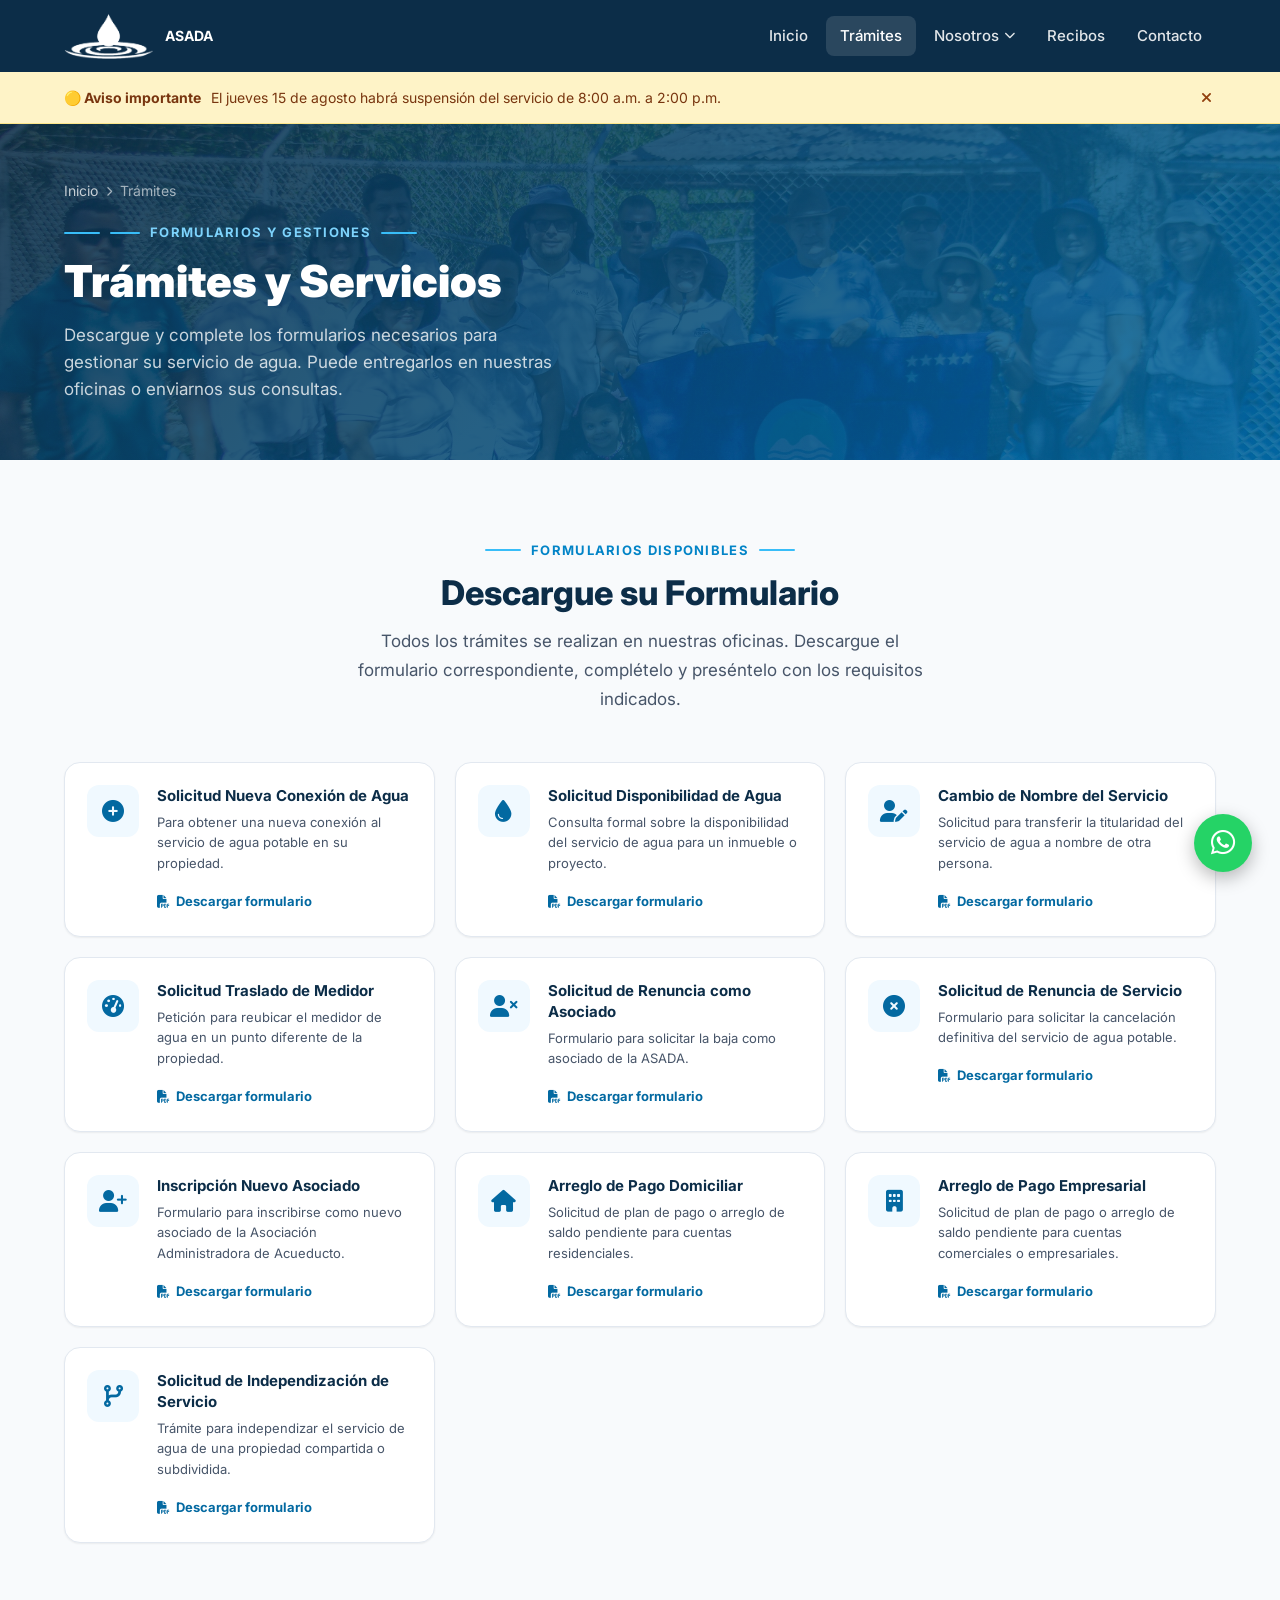
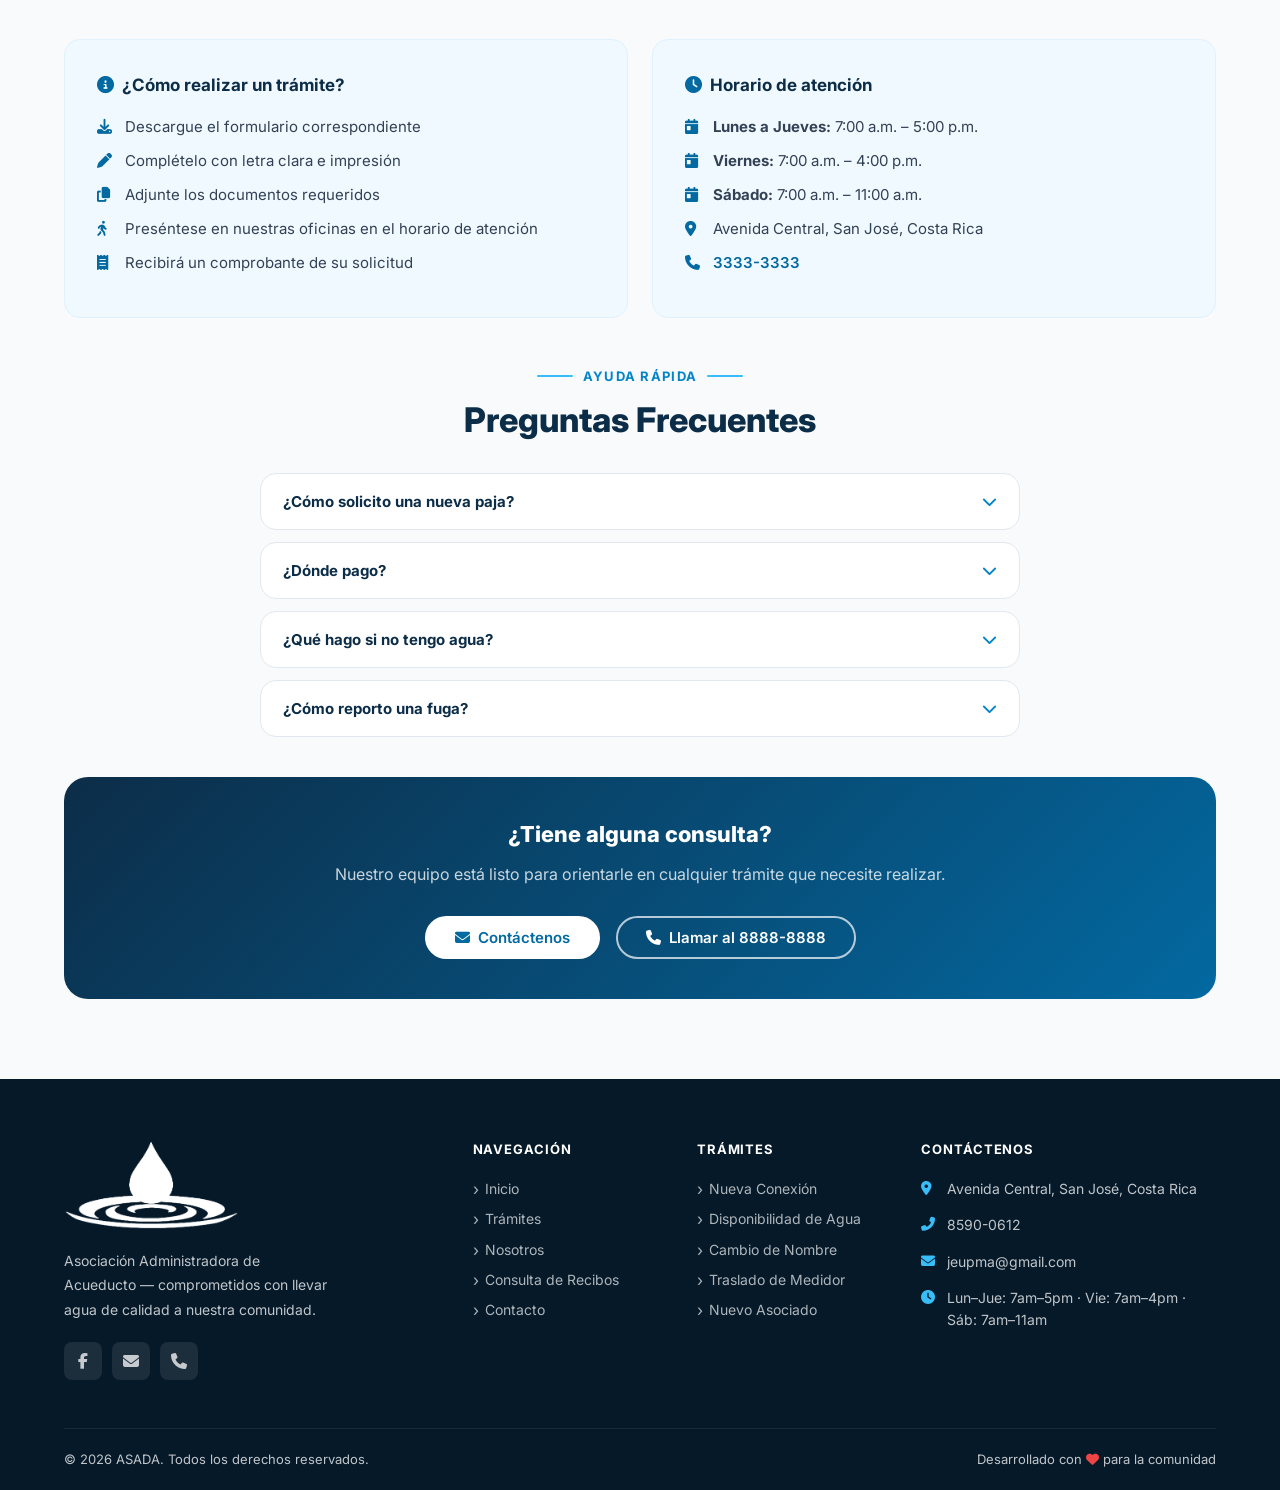
<file: tramites.html>
<!DOCTYPE html>
<html lang="es">
<head>
  <meta charset="UTF-8" />
  <meta name="viewport" content="width=device-width, initial-scale=1.0" />
  <title>Trámites — ASADA</title>
  <meta name="description" content="Descargue los formularios para trámites de agua: nueva conexión, cambio de nombre, traslado de medidor, arreglos de pago y más." />

  <link rel="preconnect" href="https://fonts.googleapis.com" />
  <link rel="preconnect" href="https://fonts.gstatic.com" crossorigin />
  <link href="https://fonts.googleapis.com/css2?family=Inter:wght@400;500;600;700;800;900&display=swap" rel="stylesheet" />
  <link rel="stylesheet" href="https://cdnjs.cloudflare.com/ajax/libs/font-awesome/6.5.0/css/all.min.css" />
  <link rel="stylesheet" href="css/styles.css?v=7" />
</head>
<body>

<!-- ── HEADER ── -->
<header class="header" id="site-header">
  <nav class="nav">
    <a href="index.html" class="nav-logo">
      <img src="Referencias/Imagenes/icono2.png" alt="ASADA" class="nav-logo-icon" />
      <div class="nav-logo-texts">
        <span class="nav-logo-name">ASADA</span>
      </div>
    </a>

    <button class="hamburger" aria-label="Abrir menú">
      <span></span><span></span><span></span>
    </button>

    <ul class="nav-menu">
      <li><a href="index.html#inicio" class="nav-link">Inicio</a></li>
      <li><a href="tramites.html"     class="nav-link active">Trámites</a></li>
      <li class="nav-dropdown">
        <a href="nosotros.html" class="nav-link drop-toggle">
          Nosotros <i class="fas fa-chevron-down"></i>
        </a>
        <div class="dropdown-menu">
          <span class="dropdown-section">Nuestra organización</span>
          <a href="nosotros.html#historia" class="dropdown-item"><i class="fas fa-landmark"></i> Historia</a>
          <a href="nosotros.html#mision"   class="dropdown-item"><i class="fas fa-bullseye"></i> Misión y Visión</a>
          <a href="nosotros.html#datos"    class="dropdown-item"><i class="fas fa-chart-bar"></i> Datos Generales</a>
          <a href="nosotros.html#junta"    class="dropdown-item"><i class="fas fa-users"></i> Junta Directiva</a>
          <div class="dropdown-divider"></div>
          <span class="dropdown-section">Calidad y red</span>
          <a href="nosotros.html#sello"    class="dropdown-item"><i class="fas fa-certificate"></i> Sello de Calidad</a>
          <a href="nosotros.html#red"      class="dropdown-item"><i class="fas fa-network-wired"></i> Red de Acueducto</a>
        </div>
      </li>
      <li><a href="index.html#recibos"  class="nav-link">Recibos</a></li>
      <li><a href="index.html#contacto" class="nav-link">Contacto</a></li>
    </ul>
  </nav>
</header>

<!-- ── AVISO IMPORTANTE ── -->
<div class="aviso-bar" id="avisoBar">
  <div class="container aviso-bar-inner">
    <div class="aviso-bar-text">
      <strong>🟡 Aviso importante</strong>
      <span>El jueves 15 de agosto habrá suspensión del servicio de 8:00 a.m. a 2:00 p.m.</span>
    </div>
    <button class="aviso-bar-close" aria-label="Cerrar aviso" onclick="this.closest('.aviso-bar').style.display='none'">
      <i class="fas fa-times"></i>
    </button>
  </div>
</div>


<!-- ── PAGE HERO ── -->
<section class="page-hero">
  <div class="container">
    <div class="page-hero-content">
      <nav class="breadcrumb" aria-label="Ruta">
        <a href="index.html">Inicio</a>
        <i class="fas fa-chevron-right"></i>
        <span>Trámites</span>
      </nav>
      <p class="section-label page-hero-label" style="justify-content:flex-start;">
        <span style="width:30px;height:2px;background:var(--blue-400);display:inline-block;border-radius:999px;"></span>
        Formularios y gestiones
      </p>
      <h1 class="page-hero-title">Trámites y Servicios</h1>
      <p class="page-hero-subtitle">
        Descargue y complete los formularios necesarios para gestionar su servicio de agua. Puede entregarlos en nuestras oficinas o enviarnos sus consultas.
      </p>
    </div>
  </div>
</section>


<!-- ── CONTENIDO ── -->
<section class="section" style="background:var(--gray-50);">
  <div class="container">

    <p class="section-label">Formularios disponibles</p>
    <h2 class="section-title">Descargue su Formulario</h2>
    <p class="section-subtitle">
      Todos los trámites se realizan en nuestras oficinas. Descargue el formulario correspondiente, complételo y preséntelo con los requisitos indicados.
    </p>

    <div class="tramites-grid">

      <div class="tramite-card reveal delay-1">
        <div class="tramite-icon"><i class="fas fa-plus-circle"></i></div>
        <div class="tramite-info">
          <h3 class="tramite-title">Solicitud Nueva Conexión de Agua</h3>
          <p class="tramite-desc">Para obtener una nueva conexión al servicio de agua potable en su propiedad.</p>
          <a href="javascript:void(0)" target="_blank" rel="noopener" class="tramite-link">
            <i class="fas fa-file-pdf"></i> Descargar formulario
          </a>
        </div>
      </div>

      <div class="tramite-card reveal delay-2">
        <div class="tramite-icon"><i class="fas fa-tint"></i></div>
        <div class="tramite-info">
          <h3 class="tramite-title">Solicitud Disponibilidad de Agua</h3>
          <p class="tramite-desc">Consulta formal sobre la disponibilidad del servicio de agua para un inmueble o proyecto.</p>
          <a href="javascript:void(0)" target="_blank" rel="noopener" class="tramite-link">
            <i class="fas fa-file-pdf"></i> Descargar formulario
          </a>
        </div>
      </div>

      <div class="tramite-card reveal delay-3">
        <div class="tramite-icon"><i class="fas fa-user-edit"></i></div>
        <div class="tramite-info">
          <h3 class="tramite-title">Cambio de Nombre del Servicio</h3>
          <p class="tramite-desc">Solicitud para transferir la titularidad del servicio de agua a nombre de otra persona.</p>
          <a href="javascript:void(0)" target="_blank" rel="noopener" class="tramite-link">
            <i class="fas fa-file-pdf"></i> Descargar formulario
          </a>
        </div>
      </div>

      <div class="tramite-card reveal delay-1">
        <div class="tramite-icon"><i class="fas fa-tachometer-alt"></i></div>
        <div class="tramite-info">
          <h3 class="tramite-title">Solicitud Traslado de Medidor</h3>
          <p class="tramite-desc">Petición para reubicar el medidor de agua en un punto diferente de la propiedad.</p>
          <a href="javascript:void(0)" target="_blank" rel="noopener" class="tramite-link">
            <i class="fas fa-file-pdf"></i> Descargar formulario
          </a>
        </div>
      </div>

      <div class="tramite-card reveal delay-2">
        <div class="tramite-icon"><i class="fas fa-user-times"></i></div>
        <div class="tramite-info">
          <h3 class="tramite-title">Solicitud de Renuncia como Asociado</h3>
          <p class="tramite-desc">Formulario para solicitar la baja como asociado de la ASADA.</p>
          <a href="javascript:void(0)" target="_blank" rel="noopener" class="tramite-link">
            <i class="fas fa-file-pdf"></i> Descargar formulario
          </a>
        </div>
      </div>

      <div class="tramite-card reveal delay-3">
        <div class="tramite-icon"><i class="fas fa-times-circle"></i></div>
        <div class="tramite-info">
          <h3 class="tramite-title">Solicitud de Renuncia de Servicio</h3>
          <p class="tramite-desc">Formulario para solicitar la cancelación definitiva del servicio de agua potable.</p>
          <a href="javascript:void(0)" target="_blank" rel="noopener" class="tramite-link">
            <i class="fas fa-file-pdf"></i> Descargar formulario
          </a>
        </div>
      </div>

      <div class="tramite-card reveal delay-1">
        <div class="tramite-icon"><i class="fas fa-user-plus"></i></div>
        <div class="tramite-info">
          <h3 class="tramite-title">Inscripción Nuevo Asociado</h3>
          <p class="tramite-desc">Formulario para inscribirse como nuevo asociado de la Asociación Administradora de Acueducto.</p>
          <a href="javascript:void(0)" target="_blank" rel="noopener" class="tramite-link">
            <i class="fas fa-file-pdf"></i> Descargar formulario
          </a>
        </div>
      </div>

      <div class="tramite-card reveal delay-2">
        <div class="tramite-icon"><i class="fas fa-home"></i></div>
        <div class="tramite-info">
          <h3 class="tramite-title">Arreglo de Pago Domiciliar</h3>
          <p class="tramite-desc">Solicitud de plan de pago o arreglo de saldo pendiente para cuentas residenciales.</p>
          <a href="javascript:void(0)" target="_blank" rel="noopener" class="tramite-link">
            <i class="fas fa-file-pdf"></i> Descargar formulario
          </a>
        </div>
      </div>

      <div class="tramite-card reveal delay-3">
        <div class="tramite-icon"><i class="fas fa-building"></i></div>
        <div class="tramite-info">
          <h3 class="tramite-title">Arreglo de Pago Empresarial</h3>
          <p class="tramite-desc">Solicitud de plan de pago o arreglo de saldo pendiente para cuentas comerciales o empresariales.</p>
          <a href="javascript:void(0)" target="_blank" rel="noopener" class="tramite-link">
            <i class="fas fa-file-pdf"></i> Descargar formulario
          </a>
        </div>
      </div>

      <div class="tramite-card reveal delay-1">
        <div class="tramite-icon"><i class="fas fa-code-branch"></i></div>
        <div class="tramite-info">
          <h3 class="tramite-title">Solicitud de Independización de Servicio</h3>
          <p class="tramite-desc">Trámite para independizar el servicio de agua de una propiedad compartida o subdividida.</p>
          <a href="javascript:void(0)" target="_blank" rel="noopener" class="tramite-link">
            <i class="fas fa-file-pdf"></i> Descargar formulario
          </a>
        </div>
      </div>

    </div>


    <!-- Información adicional -->
    <div class="tramites-support-grid reveal">

      <div class="tramites-aside">
        <h3><i class="fas fa-info-circle" style="color:var(--blue-700);margin-right:.5rem;"></i>¿Cómo realizar un trámite?</h3>
        <div class="ta-item"><i class="fas fa-download"></i><span>Descargue el formulario correspondiente</span></div>
        <div class="ta-item"><i class="fas fa-pen"></i><span>Complételo con letra clara e impresión</span></div>
        <div class="ta-item"><i class="fas fa-copy"></i><span>Adjunte los documentos requeridos</span></div>
        <div class="ta-item"><i class="fas fa-walking"></i><span>Preséntese en nuestras oficinas en el horario de atención</span></div>
        <div class="ta-item"><i class="fas fa-receipt"></i><span>Recibirá un comprobante de su solicitud</span></div>
      </div>

      <div class="tramites-aside">
        <h3><i class="fas fa-clock" style="color:var(--blue-700);margin-right:.5rem;"></i>Horario de atención</h3>
        <div class="ta-item">
          <i class="fas fa-calendar-day"></i>
          <span><strong>Lunes a Jueves:</strong> 7:00 a.m. – 5:00 p.m.</span>
        </div>
        <div class="ta-item">
          <i class="fas fa-calendar-day"></i>
          <span><strong>Viernes:</strong> 7:00 a.m. – 4:00 p.m.</span>
        </div>
        <div class="ta-item">
          <i class="fas fa-calendar-day"></i>
          <span><strong>Sábado:</strong> 7:00 a.m. – 11:00 a.m.</span>
        </div>
        <div class="ta-item">
          <i class="fas fa-map-marker-alt"></i>
          <span>Avenida Central, San José, Costa Rica</span>
        </div>
        <div class="ta-item">
          <i class="fas fa-phone"></i>
          <span><a href="javascript:void(0)" style="color:var(--blue-700);font-weight:600;">3333-3333</a></span>
        </div>
      </div>

    </div>


    <!-- Preguntas frecuentes -->
    <div style="margin-top:3rem;" class="reveal">
      <p class="section-label">Ayuda rápida</p>
      <h2 class="section-title">Preguntas Frecuentes</h2>

      <div class="faq-list">
        <div class="faq-item">
          <button class="faq-question" onclick="toggleFaq(this)">
            <span>¿Cómo solicito una nueva paja?</span>
            <i class="fas fa-chevron-down"></i>
          </button>
          <div class="faq-answer">
            <p>Debe completar el formulario de Solicitud Nueva Conexión de Agua disponible en esta página y presentarlo en nuestras oficinas junto con los requisitos indicados.</p>
          </div>
        </div>

        <div class="faq-item">
          <button class="faq-question" onclick="toggleFaq(this)">
            <span>¿Dónde pago?</span>
            <i class="fas fa-chevron-down"></i>
          </button>
          <div class="faq-answer">
            <p>Puede cancelar su recibo en nuestras oficinas o en los puntos de pago autorizados. La consulta de recibos también está disponible en línea desde la página de inicio.</p>
          </div>
        </div>

        <div class="faq-item">
          <button class="faq-question" onclick="toggleFaq(this)">
            <span>¿Qué hago si no tengo agua?</span>
            <i class="fas fa-chevron-down"></i>
          </button>
          <div class="faq-answer">
            <p>Comuníquese con nuestras oficinas para reportarlo. Revisaremos si se trata de una avería en la red o un corte programado y le informaremos el tiempo estimado de restablecimiento.</p>
          </div>
        </div>

        <div class="faq-item">
          <button class="faq-question" onclick="toggleFaq(this)">
            <span>¿Cómo reporto una fuga?</span>
            <i class="fas fa-chevron-down"></i>
          </button>
          <div class="faq-answer">
            <p>Puede reportarla llamando a nuestras oficinas o a través del formulario de contacto, indicando la ubicación exacta de la fuga para agilizar la reparación.</p>
          </div>
        </div>
      </div>
    </div>


    <!-- CTA contacto -->
    <div style="margin-top:2.5rem;text-align:center;background:linear-gradient(135deg,var(--blue-900),var(--blue-700));border-radius:var(--r-xl);padding:2.5rem;" class="reveal">
      <h3 style="font-size:1.375rem;font-weight:800;color:var(--white);margin-bottom:.625rem;">¿Tiene alguna consulta?</h3>
      <p style="color:rgba(255,255,255,.78);margin-bottom:1.75rem;font-size:1rem;">Nuestro equipo está listo para orientarle en cualquier trámite que necesite realizar.</p>
      <div style="display:flex;gap:1rem;justify-content:center;flex-wrap:wrap;">
        <a href="index.html#contacto" class="btn btn-white"><i class="fas fa-envelope"></i> Contáctenos</a>
        <a href="javascript:void(0)" class="btn btn-outline"><i class="fas fa-phone"></i> Llamar al 8888-8888</a>
      </div>
    </div>

  </div>
</section>


<!-- ── FOOTER ── -->
<footer class="footer">
  <div class="container">
    <div class="footer-grid">
      <div class="footer-brand">
        <img src="Referencias/Imagenes/icono2.png" alt="ASADA" class="fb-logo" />
        <p>Asociación Administradora de Acueducto — comprometidos con llevar agua de calidad a nuestra comunidad.</p>
        <div class="social-links">
          <a href="javascript:void(0)" target="_blank" rel="noopener" aria-label="Facebook"><i class="fab fa-facebook-f"></i></a>
          <a href="mailto:jeupma@gmail.com" aria-label="Correo"><i class="fas fa-envelope"></i></a>
          <a href="tel:+50685900612" aria-label="Teléfono"><i class="fas fa-phone"></i></a>
        </div>
      </div>
      <div>
        <p class="ft-title">Navegación</p>
        <ul class="ft-links">
          <li><a href="index.html">Inicio</a></li>
          <li><a href="tramites.html">Trámites</a></li>
          <li><a href="nosotros.html">Nosotros</a></li>
          <li><a href="index.html#recibos">Consulta de Recibos</a></li>
          <li><a href="index.html#contacto">Contacto</a></li>
        </ul>
      </div>
      <div>
        <p class="ft-title">Trámites</p>
        <ul class="ft-links">
          <li><a href="javascript:void(0)"   target="_blank" rel="noopener">Nueva Conexión</a></li>
          <li><a href="javascript:void(0)"  target="_blank" rel="noopener">Disponibilidad de Agua</a></li>
          <li><a href="javascript:void(0)"    target="_blank" rel="noopener">Cambio de Nombre</a></li>
          <li><a href="javascript:void(0)" target="_blank" rel="noopener">Traslado de Medidor</a></li>
          <li><a href="javascript:void(0)" target="_blank" rel="noopener">Nuevo Asociado</a></li>
        </ul>
      </div>
      <div>
        <p class="ft-title">Contáctenos</p>
        <div class="footer-contact">
          <div class="fci"><i class="fas fa-map-marker-alt"></i><span>Avenida Central, San José, Costa Rica</span></div>
          <div class="fci"><i class="fas fa-phone-alt"></i><span><a href="tel:+50685900612" style="color:inherit;">8590-0612</a></span></div>
          <div class="fci"><i class="fas fa-envelope"></i><span><a href="mailto:jeupma@gmail.com" style="color:inherit;">jeupma@gmail.com</a></span></div>
          <div class="fci"><i class="fas fa-clock"></i><span>Lun–Jue: 7am–5pm · Vie: 7am–4pm · Sáb: 7am–11am</span></div>
        </div>
      </div>
    </div>
    <div class="footer-bottom">
      <p>&copy; 2026 ASADA. Todos los derechos reservados.</p>
      <p>Desarrollado con <i class="fas fa-heart" style="color:#ef4444;"></i> para la comunidad</p>
    </div>
  </div>
</footer>

<script src="js/main.js?v=7"></script>

<!-- ── WHATSAPP FLOTANTE ── -->
<a href="https://wa.me/50685900612?text=Hola%2C%20me%20gustar%C3%ADa%20ponerme%20en%20contacto%20con%20usted." class="whatsapp-float" aria-label="WhatsApp" target="_blank" rel="noopener">
  <i class="fab fa-whatsapp"></i>
</a>

</body>
</html>
</file>
<file: css/styles.css>
/* ===================================================
   ASADA — Estilos Globales
   =================================================== */

/* ===== VARIABLES ===== */
:root {
  --blue-950: #051929;
  --blue-900: #0c2d48;
  --blue-800: #0e3f60;
  --blue-700: #0369a1;
  --blue-600: #0284c7;
  --blue-500: #0ea5e9;
  --blue-400: #38bdf8;
  --blue-300: #7dd3fc;
  --blue-100: #e0f2fe;
  --blue-50:  #f0f9ff;

  --white: #ffffff;
  --gray-50:  #f8fafc;
  --gray-100: #f1f5f9;
  --gray-200: #e2e8f0;
  --gray-400: #94a3b8;
  --gray-600: #475569;
  --gray-700: #334155;
  --gray-900: #0f172a;

  --shadow-sm: 0 1px 2px rgba(0,0,0,.06);
  --shadow:    0 4px 6px -1px rgba(0,0,0,.1), 0 2px 4px -1px rgba(0,0,0,.06);
  --shadow-md: 0 10px 15px -3px rgba(0,0,0,.1), 0 4px 6px -2px rgba(0,0,0,.05);
  --shadow-lg: 0 20px 25px -5px rgba(0,0,0,.1), 0 10px 10px -5px rgba(0,0,0,.04);
  --shadow-xl: 0 25px 50px -12px rgba(0,0,0,.25);

  --r-sm:   .375rem;
  --r:      .5rem;
  --r-md:   .75rem;
  --r-lg:   1rem;
  --r-xl:   1.5rem;
  --r-full: 9999px;

  --ease: all .3s ease;
}

/* ===== RESET ===== */
*, *::before, *::after { box-sizing: border-box; margin: 0; padding: 0; }
html { scroll-behavior: smooth; font-size: 16px; overflow-x: hidden; }
body {
  font-family: 'Inter', -apple-system, BlinkMacSystemFont, 'Segoe UI', Roboto, sans-serif;
  color: var(--gray-900);
  line-height: 1.6;
  background: var(--white);
  overflow-x: hidden;
}
img  { max-width: 100%; height: auto; display: block; }
a    { text-decoration: none; color: inherit; }
ul   { list-style: none; }
button { cursor: pointer; font-family: inherit; }

/* ===== UTILIDADES ===== */
.container {
  max-width: 1200px;
  margin: 0 auto;
  padding: 0 1.5rem;
}
.section { padding: 5rem 0; }

.section-label {
  font-size: .8125rem;
  font-weight: 700;
  text-transform: uppercase;
  letter-spacing: .1em;
  color: var(--blue-600);
  display: flex;
  align-items: center;
  justify-content: center;
  gap: .625rem;
  margin-bottom: .75rem;
}
.section-label::before,
.section-label::after {
  content: '';
  width: 36px;
  height: 2px;
  background: var(--blue-400);
  border-radius: var(--r-full);
}

.section-title {
  font-size: clamp(1.5rem, 3vw, 2.125rem);
  font-weight: 800;
  color: var(--blue-900);
  text-align: center;
  line-height: 1.25;
  margin-bottom: .75rem;
}
.section-subtitle {
  font-size: 1.0625rem;
  color: var(--gray-600);
  text-align: center;
  max-width: 580px;
  margin: 0 auto 3rem;
  line-height: 1.7;
}

/* Botones */
.btn {
  display: inline-flex;
  align-items: center;
  gap: .5rem;
  padding: .75rem 1.75rem;
  border-radius: var(--r-full);
  font-size: .9375rem;
  font-weight: 600;
  transition: var(--ease);
  border: 2px solid transparent;
  line-height: 1;
}
.btn-primary  { background: var(--blue-700); color: var(--white); border-color: var(--blue-700); }
.btn-primary:hover  { background: var(--blue-800); border-color: var(--blue-800); transform: translateY(-2px); box-shadow: var(--shadow-md); }
.btn-outline  { background: transparent; color: var(--white); border-color: rgba(255,255,255,.7); }
.btn-outline:hover  { background: rgba(255,255,255,.15); border-color: var(--white); transform: translateY(-2px); }
.btn-white    { background: var(--white); color: var(--blue-700); border-color: var(--white); }
.btn-white:hover    { background: var(--blue-50); transform: translateY(-2px); box-shadow: var(--shadow-md); }
.btn-ghost    { background: var(--blue-50); color: var(--blue-700); border-color: var(--blue-100); }
.btn-ghost:hover    { background: var(--blue-100); transform: translateY(-2px); }
.btn-sm { padding: .5rem 1.25rem; font-size: .875rem; }

/* Tarjeta genérica */
.card {
  background: var(--white);
  border-radius: var(--r-lg);
  border: 1px solid var(--gray-200);
  box-shadow: var(--shadow);
  transition: var(--ease);
}
.card:hover { transform: translateY(-5px); box-shadow: var(--shadow-lg); border-color: var(--blue-200); }

/* Badges */
.badge {
  display: inline-flex;
  align-items: center;
  gap: .375rem;
  padding: .3rem .875rem;
  border-radius: var(--r-full);
  font-size: .75rem;
  font-weight: 600;
}
.badge-blue { background: var(--blue-50); color: var(--blue-700); }

/* ===== HEADER / NAV ===== */
.header {
  position: fixed;
  inset: 0 0 auto 0;
  z-index: 1000;
  background: var(--blue-900);
  transition: var(--ease);
}
.header.scrolled { box-shadow: 0 4px 20px rgba(0,0,0,.35); }

.nav {
  display: flex;
  align-items: center;
  justify-content: space-between;
  height: 72px;
  max-width: 1200px;
  margin: 0 auto;
  padding: 0 1.5rem;
}

/* Logo */
.nav-logo { display: flex; align-items: center; gap: .75rem; }
.nav-logo-icon {
  height: 46px;
  width: auto;
  filter: brightness(0) invert(1);
  flex-shrink: 0;
}
.nav-logo-texts { display: flex; flex-direction: column; line-height: 1.25; }
.nav-logo-name { font-size: .875rem; font-weight: 700; color: var(--white); }
.nav-logo-sub  { font-size: .6875rem; color: var(--blue-300); }

/* Menu */
.nav-menu {
  display: flex;
  align-items: center;
  gap: .25rem;
}
.nav-link {
  display: inline-flex;
  align-items: center;
  gap: .3rem;
  padding: .5rem .875rem;
  font-size: .9375rem;
  font-weight: 500;
  color: rgba(255,255,255,.88);
  border-radius: var(--r);
  transition: var(--ease);
  white-space: nowrap;
}
.nav-link:hover, .nav-link.active { color: var(--white); background: rgba(255,255,255,.12); }
.nav-link i { font-size: .7rem; transition: transform .25s; }
.nav-link.drop-toggle:hover i { transform: rotate(180deg); }

/* Dropdown */
.nav-dropdown { position: relative; }
.dropdown-menu {
  position: absolute;
  top: calc(100% + .625rem);
  left: 50%;
  transform: translateX(-50%) translateY(-8px);
  background: var(--white);
  border-radius: var(--r-md);
  box-shadow: var(--shadow-xl);
  min-width: 240px;
  opacity: 0;
  visibility: hidden;
  transition: all .22s ease;
  border: 1px solid var(--gray-200);
  overflow: hidden;
  pointer-events: none;
}
@media (hover: hover) and (pointer: fine) {
  .nav-dropdown:hover .dropdown-menu {
    opacity: 1;
    visibility: visible;
    transform: translateX(-50%) translateY(0);
    pointer-events: all;
  }
}
.dropdown-section {
  padding: .5rem 1rem .25rem;
  font-size: .6875rem;
  font-weight: 700;
  text-transform: uppercase;
  letter-spacing: .07em;
  color: var(--gray-400);
}
.dropdown-item {
  display: flex;
  align-items: center;
  gap: .625rem;
  padding: .625rem 1rem;
  font-size: .875rem;
  color: var(--gray-700);
  transition: var(--ease);
}
.dropdown-item:hover { background: var(--blue-50); color: var(--blue-700); }
.dropdown-item i { width: 18px; color: var(--blue-600); font-size: .875rem; flex-shrink: 0; }
.dropdown-divider { height: 1px; background: var(--gray-200); margin: .25rem 0; }

/* Sub-dropdown (sistemas) */
.dropdown-item.sub {
  padding-left: 2.25rem;
  font-size: .8125rem;
  color: var(--gray-600);
}
.dropdown-item.sub:hover { color: var(--blue-700); }

/* Hamburger */
.hamburger {
  display: none;
  flex-direction: column;
  gap: 5px;
  background: none;
  border: none;
  padding: .5rem;
}
.hamburger span {
  display: block;
  width: 24px;
  height: 2px;
  background: var(--white);
  border-radius: 2px;
  transition: var(--ease);
}
.hamburger.open span:nth-child(1) { transform: rotate(45deg) translate(5px, 5px); }
.hamburger.open span:nth-child(2) { opacity: 0; transform: scaleX(0); }
.hamburger.open span:nth-child(3) { transform: rotate(-45deg) translate(5px, -5px); }

/* ===== AVISO BAR ===== */
.aviso-bar {
  margin-top: 72px;
  background: #fef3c7;
  border-bottom: 1px solid #fde68a;
}
.aviso-bar-inner {
  display: flex;
  align-items: center;
  justify-content: space-between;
  gap: 1rem;
  padding: .75rem 1.5rem;
  flex-wrap: wrap;
}
.aviso-bar-text {
  display: flex;
  align-items: center;
  gap: .625rem;
  flex-wrap: wrap;
  font-size: .875rem;
  color: #78350f;
  line-height: 1.5;
}
.aviso-bar-text strong { font-weight: 700; white-space: nowrap; }
.aviso-bar-close {
  background: none;
  border: none;
  color: #92400e;
  cursor: pointer;
  font-size: .9375rem;
  padding: .25rem;
  flex-shrink: 0;
  transition: var(--ease);
}
.aviso-bar-close:hover { color: #451a03; }

/* ===== WHATSAPP FLOTANTE ===== */
.whatsapp-float {
  position: fixed;
  bottom: 1.75rem;
  right: 1.75rem;
  width: 58px;
  height: 58px;
  background: #25d366;
  border-radius: 50%;
  display: flex;
  align-items: center;
  justify-content: center;
  box-shadow: 0 6px 18px rgba(0,0,0,.28);
  z-index: 2500;
  transition: var(--ease);
}
.whatsapp-float i { color: var(--white); font-size: 1.75rem; }
.whatsapp-float:hover { transform: scale(1.08); box-shadow: 0 8px 22px rgba(0,0,0,.32); }

/* ===== HERO ===== */
.hero {
  position: relative;
  height: 100vh;
  min-height: 620px;
  display: flex;
  align-items: center;
  justify-content: center;
  overflow: hidden;
}
.hero-bg {
  position: absolute;
  inset: 0;
  background-image: url('../Referencias/Imagenes/Banner1.jpg.png');
  background-size: cover;
  background-position: center 30%;
  animation: heroZoom 25s ease-in-out infinite alternate;
}
@keyframes heroZoom {
  from { transform: scale(1.05); }
  to   { transform: scale(1.12); }
}
.hero-overlay {
  position: absolute;
  inset: 0;
  background: linear-gradient(
    145deg,
    rgba(5,25,41,.88) 0%,
    rgba(12,45,72,.82) 40%,
    rgba(3,105,161,.65) 100%
  );
}
.hero-content {
  position: relative;
  z-index: 2;
  text-align: center;
  padding: 2rem 1.5rem;
  max-width: 820px;
  margin: 0 auto;
}
.hero-logo {
  width: 110px;
  height: auto;
  margin: 0 auto 1.75rem;
  animation: fadeDown .8s ease both;
  filter: brightness(0) invert(1) drop-shadow(0 4px 12px rgba(0,0,0,.4));
}

/* Fotos con personas: difuminadas para proteger identidad en la plantilla genérica */
.blur-people {
  filter: blur(9px);
  transform: scale(1.04);
}
.blur-light {
  filter: blur(2.5px);
}
.hero-badge {
  animation: fadeDown .8s ease .1s both;
  margin-bottom: 1.25rem;
  justify-content: center;
}
.hero-title {
  font-size: clamp(2rem, 5vw, 3.25rem);
  font-weight: 900;
  color: var(--white);
  line-height: 1.15;
  margin-bottom: 1.125rem;
  text-shadow: 0 2px 12px rgba(0,0,0,.35);
  animation: fadeDown .8s ease .15s both;
}
.hero-title em { font-style: normal; color: var(--blue-300); }
.hero-subtitle {
  font-size: clamp(1rem, 2.5vw, 1.2rem);
  color: rgba(255,255,255,.82);
  margin-bottom: 2.25rem;
  max-width: 600px;
  margin-left: auto;
  margin-right: auto;
  animation: fadeDown .8s ease .2s both;
}
.hero-ctas {
  display: flex;
  gap: 1rem;
  justify-content: center;
  flex-wrap: wrap;
  animation: fadeUp .8s ease .3s both;
}
.hero-scroll {
  position: absolute;
  bottom: 2rem;
  left: 50%;
  transform: translateX(-50%);
  display: flex;
  flex-direction: column;
  align-items: center;
  gap: .4rem;
  color: rgba(255,255,255,.55);
  font-size: .8125rem;
  animation: bounce 2.5s infinite .5s;
  z-index: 2;
}
.hero-scroll i { font-size: 1.25rem; }
@keyframes bounce {
  0%, 100% { transform: translateX(-50%) translateY(0); }
  50% { transform: translateX(-50%) translateY(8px); }
}

/* ===== STATS BAR ===== */
.stats-bar { background: var(--blue-700); }
.stats-grid {
  display: grid;
  grid-template-columns: repeat(4, minmax(0, 1fr));
  padding: 1.375rem 0;
}
.stat-item {
  display: flex;
  flex-direction: column;
  align-items: center;
  text-align: center;
  padding: .625rem 1rem;
  border-right: 1px solid rgba(255,255,255,.2);
  color: var(--white);
  gap: .2rem;
}
.stat-item:last-child { border-right: none; }
.stat-number {
  font-size: 2rem;
  font-weight: 800;
  line-height: 1;
  color: var(--white);
}
.stat-label { font-size: .75rem; color: rgba(255,255,255,.78); }
.stat-icon { font-size: 1.125rem; color: var(--blue-300); margin-bottom: .2rem; }

/* ===== SERVICIOS (quick access) ===== */
.services-section { background: var(--gray-50); }
.services-grid {
  display: grid;
  grid-template-columns: repeat(3, minmax(0, 1fr));
  gap: 1.5rem;
  margin-top: 3rem;
}
.service-card {
  padding: 2rem 1.5rem;
  text-align: center;
  cursor: pointer;
}
.service-card:hover { border-color: var(--blue-300); }
.svc-icon {
  width: 76px;
  height: 76px;
  margin: 0 auto 1.25rem;
  background: var(--blue-50);
  border-radius: 50%;
  display: flex;
  align-items: center;
  justify-content: center;
  transition: var(--ease);
}
.service-card:hover .svc-icon { background: var(--blue-700); }
.svc-icon i { font-size: 1.875rem; color: var(--blue-700); transition: var(--ease); }
.service-card:hover .svc-icon i { color: var(--white); }
.svc-title { font-size: 1.125rem; font-weight: 700; color: var(--blue-900); margin-bottom: .5rem; }
.svc-desc  { font-size: .875rem; color: var(--gray-600); line-height: 1.65; margin-bottom: 1.25rem; }

/* ===== SOBRE NOSOTROS ===== */
.about-section { background: var(--white); }
.about-grid {
  display: grid;
  grid-template-columns: minmax(0, 1fr) minmax(0, 1fr);
  gap: 4rem;
  align-items: center;
}
.about-img-wrap {
  position: relative;
  border-radius: var(--r-xl);
  overflow: hidden;
  box-shadow: var(--shadow-xl);
}
.about-img-wrap img {
  width: 100%;
  height: 440px;
  object-fit: cover;
}
.about-img-badge {
  position: absolute;
  bottom: 1.5rem;
  right: 1.5rem;
  background: var(--white);
  border-radius: var(--r-md);
  padding: .875rem 1.125rem;
  box-shadow: var(--shadow-lg);
  display: flex;
  align-items: center;
  gap: .75rem;
}
.about-img-badge i { font-size: 1.5rem; color: var(--blue-700); }
.aib-text strong { display: block; font-size: .9375rem; font-weight: 700; color: var(--blue-900); }
.aib-text span  { font-size: .75rem; color: var(--gray-600); }

.about-text h2 {
  font-size: clamp(1.5rem, 3vw, 2rem);
  font-weight: 800;
  color: var(--blue-900);
  margin-bottom: 1rem;
  line-height: 1.3;
}
.about-text p { color: var(--gray-600); line-height: 1.75; margin-bottom: 1.125rem; }
.about-features { margin-bottom: 2rem; display: flex; flex-direction: column; gap: .5rem; }
.about-features li {
  display: flex;
  align-items: center;
  gap: .625rem;
  font-size: .9375rem;
  color: var(--gray-700);
}
.about-features li i { color: var(--blue-600); font-size: .875rem; }

/* ===== RECIBOS ===== */
.recibos-section {
  background: linear-gradient(135deg, var(--blue-900) 0%, var(--blue-700) 100%);
  color: var(--white);
}
.recibos-grid {
  display: grid;
  grid-template-columns: minmax(0, 1fr) minmax(0, 1fr);
  gap: 4rem;
  align-items: center;
}
.recibos-text .section-label { color: var(--blue-300); }
.recibos-text .section-label::before,
.recibos-text .section-label::after { background: var(--blue-500); }
.recibos-text h2 {
  font-size: clamp(1.5rem, 3vw, 2rem);
  font-weight: 800;
  margin-bottom: 1rem;
  text-align: left;
  color: var(--white);
}
.recibos-text p { color: rgba(255,255,255,.82); line-height: 1.75; margin-bottom: 1.5rem; font-size: 1.0625rem; }
.recibos-info { display: flex; flex-direction: column; gap: .625rem; margin-bottom: 2rem; }
.recibos-info li {
  display: flex;
  align-items: center;
  gap: .625rem;
  font-size: .9375rem;
  color: rgba(255,255,255,.85);
}
.recibos-info li i { color: var(--blue-300); width: 18px; flex-shrink: 0; }

.recibos-card {
  background: rgba(255,255,255,.1);
  backdrop-filter: blur(12px);
  border: 1px solid rgba(255,255,255,.2);
  border-radius: var(--r-xl);
  padding: 2.25rem;
}
.recibos-card h3 { font-size: 1.25rem; font-weight: 700; margin-bottom: .5rem; }
.recibos-card p  { font-size: .875rem; color: rgba(255,255,255,.72); margin-bottom: 1.75rem; }
.rc-form-group { margin-bottom: 1rem; }
.rc-label {
  display: block;
  font-size: .8125rem;
  font-weight: 600;
  color: rgba(255,255,255,.88);
  margin-bottom: .375rem;
}
.rc-input {
  width: 100%;
  padding: .75rem 1rem;
  background: rgba(255,255,255,.14);
  border: 1.5px solid rgba(255,255,255,.25);
  border-radius: var(--r);
  color: var(--white);
  font-size: .9375rem;
  font-family: inherit;
  outline: none;
  transition: var(--ease);
}
.rc-input::placeholder { color: rgba(255,255,255,.45); }
.rc-input:focus { border-color: var(--blue-300); background: rgba(255,255,255,.2); }
.rc-hint { font-size: .75rem; color: rgba(255,255,255,.55); margin-top: .375rem; }

/* ===== NOTICIAS ===== */
.noticias-section { background: var(--gray-50); }
.noticias-grid {
  display: grid;
  grid-template-columns: repeat(3, minmax(0, 1fr));
  gap: 1.5rem;
  margin-top: 3rem;
}
.noticia-card { overflow: hidden; }
.noticia-img-wrap { overflow: hidden; }
.noticia-img {
  width: 100%;
  height: 205px;
  object-fit: cover;
  transition: transform .5s ease;
}
.noticia-card:hover .noticia-img { transform: scale(1.06); }
.noticia-body { padding: 1.375rem; }
.noticia-meta {
  display: flex;
  align-items: center;
  gap: .625rem;
  margin-bottom: .625rem;
}
.noticia-date { font-size: .75rem; color: var(--gray-400); }
.noticia-title {
  font-size: 1.0625rem;
  font-weight: 700;
  color: var(--blue-900);
  margin-bottom: .5rem;
  line-height: 1.4;
}
.noticia-excerpt { font-size: .875rem; color: var(--gray-600); line-height: 1.65; margin-bottom: 1rem; }
.noticia-link {
  font-size: .875rem;
  font-weight: 600;
  color: var(--blue-700);
  display: inline-flex;
  align-items: center;
  gap: .3rem;
  transition: var(--ease);
}
.noticia-link:hover { color: var(--blue-900); gap: .6rem; }

/* ===== CONTACTO ===== */
.contacto-section { background: var(--white); }
.contacto-grid {
  display: grid;
  grid-template-columns: minmax(0, 1fr) minmax(0, 1.6fr);
  gap: 3.5rem;
  align-items: start;
}
.contacto-info h2 {
  font-size: clamp(1.375rem, 2.5vw, 1.875rem);
  font-weight: 800;
  color: var(--blue-900);
  margin-bottom: .875rem;
}
.contacto-info p { color: var(--gray-600); line-height: 1.75; margin-bottom: 2rem; font-size: 1rem; }
.ci-items { display: flex; flex-direction: column; gap: 1.125rem; margin-bottom: 2rem; }
.ci-item { display: flex; gap: .875rem; align-items: flex-start; }
.ci-icon {
  width: 44px;
  height: 44px;
  background: var(--blue-50);
  border-radius: var(--r);
  display: flex;
  align-items: center;
  justify-content: center;
  flex-shrink: 0;
}
.ci-icon i { color: var(--blue-700); font-size: 1rem; }
.ci-label { font-size: .6875rem; font-weight: 700; text-transform: uppercase; letter-spacing: .05em; color: var(--gray-400); margin-bottom: .15rem; }
.ci-value { font-size: .9375rem; color: var(--blue-900); font-weight: 500; }
.ci-hours { display: flex; flex-direction: column; gap: .125rem; }
.ci-hours span { font-size: .8125rem; color: var(--gray-600); }

.contacto-right { display: flex; flex-direction: column; gap: 1.5rem; }
.map-box {
  border-radius: var(--r-lg);
  overflow: hidden;
  box-shadow: var(--shadow-md);
  height: 270px;
}
#map { width: 100%; height: 100%; }

.contacto-form {
  background: var(--gray-50);
  border: 1px solid var(--gray-200);
  border-radius: var(--r-lg);
  padding: 1.75rem;
}
.contacto-form h3 { font-size: 1.125rem; font-weight: 700; color: var(--blue-900); margin-bottom: 1.375rem; }
.cf-row { display: grid; grid-template-columns: minmax(0, 1fr) minmax(0, 1fr); gap: .75rem; }
.cf-group { margin-bottom: .875rem; }
.cf-label { display: block; font-size: .8125rem; font-weight: 600; color: var(--gray-700); margin-bottom: .325rem; }
.cf-input {
  width: 100%;
  padding: .625rem .875rem;
  border: 1.5px solid var(--gray-200);
  border-radius: var(--r);
  font-size: .9375rem;
  font-family: inherit;
  color: var(--gray-900);
  background: var(--white);
  outline: none;
  transition: var(--ease);
}
.cf-input:focus { border-color: var(--blue-600); box-shadow: 0 0 0 3px rgba(3,105,161,.1); }
textarea.cf-input { resize: vertical; min-height: 100px; }

/* ===== FOOTER ===== */
.footer {
  background: var(--blue-950);
  color: rgba(255,255,255,.75);
  padding: 3.75rem 0 0;
}
.footer-grid {
  display: grid;
  grid-template-columns: minmax(0, 2fr) minmax(0, 1fr) minmax(0, 1fr) minmax(0, 1.6fr);
  gap: 2.5rem;
  margin-bottom: 3rem;
}
.footer-brand .fb-logo {
  height: 90px;
  margin-bottom: 1.25rem;
  filter: brightness(0) invert(1);
}
.footer-brand p { font-size: .875rem; line-height: 1.75; max-width: 270px; margin-bottom: 1.25rem; }
.social-links { display: flex; gap: .625rem; }
.social-links a {
  width: 38px; height: 38px;
  background: rgba(255,255,255,.09);
  border-radius: var(--r);
  display: flex; align-items: center; justify-content: center;
  font-size: 1rem;
  transition: var(--ease);
}
.social-links a:hover { background: var(--blue-700); color: var(--white); }

.ft-title {
  font-size: .8125rem;
  font-weight: 700;
  text-transform: uppercase;
  letter-spacing: .07em;
  color: var(--white);
  margin-bottom: 1.125rem;
}
.ft-links { display: flex; flex-direction: column; gap: .5rem; }
.ft-links a {
  font-size: .875rem;
  color: rgba(255,255,255,.68);
  transition: var(--ease);
  display: flex;
  align-items: center;
  gap: .375rem;
}
.ft-links a::before { content: '›'; font-size: 1rem; line-height: 1; }
.ft-links a:hover { color: var(--blue-300); }

.footer-contact { display: flex; flex-direction: column; gap: .875rem; }
.footer-contact .fci {
  display: flex;
  gap: .625rem;
  align-items: flex-start;
  font-size: .875rem;
}
.footer-contact .fci i { color: var(--blue-400); width: 16px; flex-shrink: 0; margin-top: .2rem; }

.footer-bottom {
  border-top: 1px solid rgba(255,255,255,.08);
  padding: 1.25rem 0;
  display: flex;
  justify-content: space-between;
  align-items: center;
  font-size: .8125rem;
}
.footer-bottom a { color: var(--blue-400); }
.footer-bottom a:hover { color: var(--blue-300); }

/* ===== ANIMACIONES ===== */
@keyframes fadeDown {
  from { opacity: 0; transform: translateY(-22px); }
  to   { opacity: 1; transform: translateY(0); }
}
@keyframes fadeUp {
  from { opacity: 0; transform: translateY(22px); }
  to   { opacity: 1; transform: translateY(0); }
}
.reveal {
  opacity: 0;
  transform: translateY(32px);
  transition: opacity .6s ease, transform .6s ease;
}
.reveal.visible { opacity: 1; transform: translateY(0); }
.reveal-left  { opacity: 0; transform: translateX(-32px); transition: opacity .6s ease, transform .6s ease; }
.reveal-right { opacity: 0; transform: translateX(32px);  transition: opacity .6s ease, transform .6s ease; }
.reveal-left.visible, .reveal-right.visible { opacity: 1; transform: translateX(0); }
.delay-1 { transition-delay: .1s; }
.delay-2 { transition-delay: .2s; }
.delay-3 { transition-delay: .3s; }
.delay-4 { transition-delay: .4s; }

/* ===== SUBPAGINAS - PAGE HERO ===== */
.page-hero {
  position: relative;
  padding: 3.5rem 0;
  background: linear-gradient(135deg, var(--blue-900) 0%, var(--blue-700) 100%);
  overflow: hidden;
}
.page-hero::before {
  content: '';
  position: absolute;
  inset: 0;
  background: url('../Referencias/Imagenes/Banner2.jpg') center / cover no-repeat;
  opacity: .12;
}
.page-hero-content {
  position: relative;
  z-index: 1;
  max-width: 720px;
}
.page-hero-label { color: var(--blue-300); }
.page-hero-label::before, .page-hero-label::after { background: var(--blue-400); }
.page-hero-title {
  font-size: clamp(1.75rem, 4vw, 2.75rem);
  font-weight: 900;
  color: var(--white);
  margin-bottom: .875rem;
  line-height: 1.2;
}
.page-hero-subtitle { font-size: 1.0625rem; color: rgba(255,255,255,.78); max-width: 500px; }
.breadcrumb {
  display: flex;
  align-items: center;
  gap: .5rem;
  font-size: .875rem;
  color: rgba(255,255,255,.6);
  margin-bottom: 1.25rem;
}
.breadcrumb a { color: rgba(255,255,255,.75); transition: var(--ease); }
.breadcrumb a:hover { color: var(--white); }
.breadcrumb i { font-size: .625rem; }

/* ===== NOSOTROS PAGE ===== */
.nosotros-layout {
  display: grid;
  grid-template-columns: 260px minmax(0, 1fr);
  gap: 2.5rem;
  align-items: start;
  padding-top: 3.5rem;
  padding-bottom: 3.5rem;
}
.nos-sidebar {
  position: sticky;
  top: 90px;
  background: var(--white);
  border: 1px solid var(--gray-200);
  border-radius: var(--r-lg);
  overflow: hidden;
  box-shadow: var(--shadow);
}
.nos-sidebar-title {
  background: var(--blue-900);
  color: var(--white);
  padding: .875rem 1.25rem;
  font-size: .875rem;
  font-weight: 700;
  text-transform: uppercase;
  letter-spacing: .06em;
}
.nos-nav { padding: .5rem 0; }
.nos-nav-item {
  display: flex;
  align-items: center;
  gap: .625rem;
  padding: .625rem 1.25rem;
  font-size: .875rem;
  color: var(--gray-700);
  transition: var(--ease);
  border-left: 3px solid transparent;
}
.nos-nav-item:hover { background: var(--blue-50); color: var(--blue-700); }
.nos-nav-item.active { background: var(--blue-50); color: var(--blue-700); border-left-color: var(--blue-700); font-weight: 600; }
.nos-nav-item i { width: 18px; font-size: .875rem; flex-shrink: 0; }

.nos-section { margin-bottom: 3.5rem; }
.nos-section-header { margin-bottom: 2rem; }
.nos-section-header h2 {
  font-size: 1.625rem;
  font-weight: 800;
  color: var(--blue-900);
  margin-bottom: .375rem;
  padding-bottom: .75rem;
  border-bottom: 2px solid var(--blue-100);
}

/* Historia timeline */
.timeline { position: relative; padding-left: 2rem; }
.timeline::before {
  content: '';
  position: absolute;
  left: 0;
  top: 0;
  bottom: 0;
  width: 2px;
  background: var(--blue-100);
}
.tl-item { position: relative; margin-bottom: 2rem; }
.tl-dot {
  position: absolute;
  left: -2.5rem;
  top: .375rem;
  width: 14px;
  height: 14px;
  background: var(--blue-700);
  border-radius: 50%;
  border: 3px solid var(--white);
  box-shadow: 0 0 0 2px var(--blue-300);
}
.tl-year {
  font-size: .75rem;
  font-weight: 700;
  text-transform: uppercase;
  letter-spacing: .08em;
  color: var(--blue-600);
  margin-bottom: .25rem;
}
.tl-title { font-size: 1rem; font-weight: 700; color: var(--blue-900); margin-bottom: .375rem; }
.tl-body  { font-size: .9375rem; color: var(--gray-600); line-height: 1.7; }

/* Misión / Visión */
.mv-grid { display: grid; grid-template-columns: minmax(0, 1fr) minmax(0, 1fr); gap: 1.5rem; }
.mv-card { padding: 2rem; border-radius: var(--r-lg); }
.mv-card-mision { background: var(--blue-50); border: 1px solid var(--blue-100); }
.mv-card-vision { background: var(--blue-900); color: var(--white); }
.mv-icon { font-size: 2rem; margin-bottom: 1rem; }
.mv-card-mision .mv-icon { color: var(--blue-700); }
.mv-card-vision .mv-icon { color: var(--blue-300); }
.mv-title { font-size: 1.125rem; font-weight: 700; margin-bottom: .75rem; }
.mv-card-mision .mv-title { color: var(--blue-900); }
.mv-card-vision .mv-title { color: var(--white); }
.mv-text { font-size: .9375rem; line-height: 1.75; }
.mv-card-mision .mv-text { color: var(--gray-700); }
.mv-card-vision .mv-text { color: rgba(255,255,255,.8); }

/* Datos generales */
.datos-grid { display: grid; grid-template-columns: repeat(3, minmax(0, 1fr)); gap: 1.25rem; }
.dato-card {
  background: var(--white);
  border: 1px solid var(--gray-200);
  border-radius: var(--r-lg);
  padding: 1.5rem;
  text-align: center;
  box-shadow: var(--shadow-sm);
}
.dato-icon { font-size: 2rem; color: var(--blue-700); margin-bottom: .75rem; }
.dato-value { font-size: 1.75rem; font-weight: 800; color: var(--blue-900); line-height: 1; margin-bottom: .375rem; }
.dato-label { font-size: .8125rem; color: var(--gray-600); }

.info-institucional-grid { display: grid; grid-template-columns: minmax(0, 1fr) minmax(0, 1fr); gap: .75rem 2rem; }
.info-institucional-grid span { overflow-wrap: break-word; word-break: break-word; }

/* Junta Directiva */
.junta-photo-wrap {
  border-radius: var(--r-xl);
  overflow: hidden;
  box-shadow: var(--shadow-xl);
  margin-bottom: 2rem;
}
.junta-photo-wrap img { width: 100%; max-height: 360px; object-fit: cover; object-position: top; }
.junta-grid {
  display: grid;
  grid-template-columns: repeat(auto-fill, minmax(200px, 1fr));
  gap: 1rem;
}
.junta-card {
  background: var(--white);
  border: 1px solid var(--gray-200);
  border-radius: var(--r-lg);
  padding: 1.25rem;
  text-align: center;
  box-shadow: var(--shadow-sm);
  transition: var(--ease);
}
.junta-card:hover { box-shadow: var(--shadow-md); border-color: var(--blue-200); transform: translateY(-3px); }
.junta-avatar {
  width: 56px;
  height: 56px;
  background: var(--blue-100);
  border-radius: 50%;
  display: flex;
  align-items: center;
  justify-content: center;
  margin: 0 auto .875rem;
}
.junta-avatar i { font-size: 1.5rem; color: var(--blue-700); }
.junta-nombre { font-size: .9375rem; font-weight: 700; color: var(--blue-900); margin-bottom: .25rem; }
.junta-puesto { font-size: .8125rem; color: var(--blue-600); font-weight: 600; }

/* Sello de calidad */
.sello-intro {
  background: var(--blue-50);
  border: 1px solid var(--blue-100);
  border-radius: var(--r-lg);
  padding: 1.75rem;
  display: flex;
  gap: 1.25rem;
  align-items: flex-start;
  margin-bottom: 2rem;
}
.sello-intro i { font-size: 2.5rem; color: var(--blue-700); flex-shrink: 0; }
.sello-intro h3 { font-size: 1.0625rem; font-weight: 700; color: var(--blue-900); margin-bottom: .375rem; }
.sello-intro p  { font-size: .9375rem; color: var(--gray-600); line-height: 1.7; }
.sello-table { width: 100%; border-collapse: collapse; font-size: .875rem; }
.sello-table th {
  background: var(--blue-900);
  color: var(--white);
  padding: .75rem 1rem;
  text-align: left;
  font-weight: 600;
  font-size: .8125rem;
  text-transform: uppercase;
  letter-spacing: .05em;
}
.sello-table th:first-child { border-radius: var(--r) 0 0 0; }
.sello-table th:last-child  { border-radius: 0 var(--r) 0 0; }
.sello-table td { padding: .75rem 1rem; border-bottom: 1px solid var(--gray-200); color: var(--gray-700); }
.sello-table tr:last-child td { border-bottom: none; }
.sello-table tr:hover td { background: var(--blue-50); }
.sello-table a { color: var(--blue-700); font-weight: 500; display: inline-flex; align-items: center; gap: .3rem; }
.sello-table a:hover { color: var(--blue-900); }

/* Red Acueducto - Sistemas */
.sistemas-grid {
  display: grid;
  grid-template-columns: repeat(auto-fill, minmax(260px, 1fr));
  gap: 1.25rem;
}
.sistema-card {
  background: var(--white);
  border: 1px solid var(--gray-200);
  border-radius: var(--r-lg);
  overflow: hidden;
  box-shadow: var(--shadow-sm);
  transition: var(--ease);
}
.sistema-card:hover { box-shadow: var(--shadow-md); transform: translateY(-4px); border-color: var(--blue-300); }
.sistema-header {
  background: linear-gradient(135deg, var(--blue-900), var(--blue-700));
  padding: 1.25rem;
  display: flex;
  align-items: center;
  gap: .875rem;
}
.sistema-num {
  width: 36px; height: 36px;
  background: rgba(255,255,255,.18);
  border-radius: 50%;
  display: flex; align-items: center; justify-content: center;
  font-size: 1rem;
  font-weight: 800;
  color: var(--white);
  flex-shrink: 0;
}
.sistema-name { font-weight: 700; color: var(--white); font-size: .9375rem; }
.sistema-body { padding: 1.125rem; }
.sistema-detail { font-size: .875rem; color: var(--gray-600); line-height: 1.65; margin-bottom: .875rem; }
.sistema-specs { display: flex; flex-direction: column; gap: .375rem; }
.sistema-spec {
  display: flex;
  align-items: center;
  gap: .5rem;
  font-size: .8125rem;
  color: var(--gray-600);
}
.sistema-spec i { color: var(--blue-600); width: 14px; }

/* ===== MODAL SISTEMAS ===== */
.modal-overlay {
  position: fixed;
  inset: 0;
  background: rgba(5,25,41,.75);
  backdrop-filter: blur(5px);
  z-index: 3000;
  display: flex;
  align-items: center;
  justify-content: center;
  padding: 1rem;
  opacity: 0;
  visibility: hidden;
  transition: opacity .3s ease, visibility .3s ease;
}
.modal-overlay.open { opacity: 1; visibility: visible; }
.modal-card {
  background: var(--white);
  border-radius: var(--r-xl);
  max-width: 560px;
  width: 100%;
  max-height: 90vh;
  overflow-y: auto;
  transform: translateY(24px) scale(.97);
  transition: transform .3s ease;
  position: relative;
  box-shadow: 0 32px 64px rgba(0,0,0,.4);
}
.modal-overlay.open .modal-card { transform: translateY(0) scale(1); }
.modal-close {
  position: absolute;
  top: .875rem;
  right: .875rem;
  z-index: 10;
  width: 36px;
  height: 36px;
  background: rgba(0,0,0,.55);
  border: none;
  border-radius: 50%;
  color: var(--white);
  font-size: .9rem;
  display: flex;
  align-items: center;
  justify-content: center;
  cursor: pointer;
  transition: var(--ease);
}
.modal-close:hover { background: rgba(0,0,0,.8); transform: scale(1.1); }
.modal-img {
  width: 100%;
  height: 230px;
  object-fit: cover;
  border-radius: var(--r-xl) var(--r-xl) 0 0;
  display: block;
}
.modal-img-placeholder {
  width: 100%;
  height: 230px;
  background: linear-gradient(135deg, var(--blue-900), var(--blue-700));
  border-radius: var(--r-xl) var(--r-xl) 0 0;
  display: flex;
  flex-direction: column;
  align-items: center;
  justify-content: center;
  gap: .625rem;
}
.modal-img-placeholder i { font-size: 3.5rem; color: rgba(255,255,255,.3); }
.modal-img-placeholder span { font-size: .875rem; color: rgba(255,255,255,.45); }
.modal-body { padding: 1.625rem; }
.modal-heading {
  display: flex;
  align-items: center;
  gap: .875rem;
  margin-bottom: 1.375rem;
  padding-bottom: 1rem;
  border-bottom: 2px solid var(--blue-50);
}
.modal-sys-num {
  width: 46px;
  height: 46px;
  background: linear-gradient(135deg, var(--blue-900), var(--blue-700));
  border-radius: 50%;
  display: flex;
  align-items: center;
  justify-content: center;
  font-size: 1.125rem;
  font-weight: 800;
  color: var(--white);
  flex-shrink: 0;
}
.modal-sys-title { font-size: 1.25rem; font-weight: 800; color: var(--blue-900); line-height: 1.25; }
.modal-sys-sub   { font-size: .8125rem; color: var(--blue-600); font-weight: 600; }
.modal-stats {
  display: grid;
  grid-template-columns: minmax(0, 1fr) minmax(0, 1fr);
  gap: .75rem;
  margin-bottom: 1rem;
}
.modal-stat {
  background: var(--gray-50);
  border: 1px solid var(--gray-200);
  border-radius: var(--r-md);
  padding: .875rem;
  display: flex;
  gap: .625rem;
  align-items: flex-start;
}
.modal-stat i {
  color: var(--blue-600);
  width: 18px;
  font-size: .9375rem;
  flex-shrink: 0;
  margin-top: .1rem;
}
.modal-stat-label {
  font-size: .6875rem;
  font-weight: 700;
  text-transform: uppercase;
  letter-spacing: .06em;
  color: var(--gray-400);
  display: block;
  margin-bottom: .2rem;
}
.modal-stat-value { font-size: .9rem; color: var(--blue-900); font-weight: 600; line-height: 1.3; }
.modal-badges { display: flex; flex-wrap: wrap; gap: .5rem; margin-bottom: 1rem; }
.modal-badge {
  display: inline-flex;
  align-items: center;
  gap: .375rem;
  padding: .35rem .875rem;
  border-radius: var(--r-full);
  font-size: .75rem;
  font-weight: 700;
}
.modal-badge-sello { background: var(--blue-50); border: 1px solid var(--blue-100); color: var(--blue-700); }
.modal-badge-prop  { background: var(--gray-100); border: 1px solid var(--gray-200); color: var(--gray-700); }
.modal-footer-note {
  font-size: .8125rem;
  color: var(--gray-600);
  display: flex;
  align-items: flex-start;
  gap: .5rem;
  padding-top: 1rem;
  border-top: 1px solid var(--gray-200);
  line-height: 1.55;
}
.modal-footer-note i { color: var(--gray-400); flex-shrink: 0; margin-top: .15rem; }

/* sistema-card clickable */
.sistema-card { cursor: pointer; }

/* ===== TRAMITES PAGE ===== */
.tramites-grid {
  display: grid;
  grid-template-columns: repeat(auto-fill, minmax(280px, 1fr));
  gap: 1.25rem;
  margin-top: 3rem;
}
.tramite-card {
  display: flex;
  gap: 1.125rem;
  align-items: flex-start;
  padding: 1.375rem;
  background: var(--white);
  border: 1px solid var(--gray-200);
  border-radius: var(--r-lg);
  box-shadow: var(--shadow-sm);
  transition: var(--ease);
}
.tramite-card:hover { box-shadow: var(--shadow-md); border-color: var(--blue-300); transform: translateY(-3px); }
.tramite-icon {
  width: 52px; height: 52px;
  background: var(--blue-50);
  border-radius: var(--r-md);
  display: flex; align-items: center; justify-content: center;
  flex-shrink: 0;
  font-size: 1.375rem;
  color: var(--blue-700);
}
.tramite-card:hover .tramite-icon { background: var(--blue-700); color: var(--white); }
.tramite-info { flex: 1; }
.tramite-title { font-size: .9375rem; font-weight: 700; color: var(--blue-900); margin-bottom: .375rem; line-height: 1.4; }
.tramite-desc  { font-size: .8125rem; color: var(--gray-600); line-height: 1.6; margin-bottom: .875rem; }
.tramite-link {
  display: inline-flex;
  align-items: center;
  gap: .375rem;
  font-size: .8125rem;
  font-weight: 700;
  color: var(--blue-700);
  transition: var(--ease);
}
.tramite-link:hover { color: var(--blue-900); gap: .6rem; }

.tramites-support-grid {
  display: grid;
  grid-template-columns: minmax(0, 1fr) minmax(0, 1fr);
  gap: 1.5rem;
  margin-top: 3rem;
}
.tramites-aside {
  background: var(--blue-50);
  border: 1px solid var(--blue-100);
  border-radius: var(--r-lg);
  padding: 2rem;
  margin-top: 3rem;
}
.tramites-aside h3 { font-size: 1.0625rem; font-weight: 700; color: var(--blue-900); margin-bottom: 1rem; }
.ta-item { display: flex; gap: .625rem; align-items: center; margin-bottom: .625rem; font-size: .9375rem; color: var(--gray-700); }
.ta-item i { color: var(--blue-700); width: 18px; flex-shrink: 0; }

/* FAQ Acordeón */
.faq-list { max-width: 760px; margin: 2rem auto 0; display: flex; flex-direction: column; gap: .75rem; }
.faq-item {
  border: 1px solid var(--gray-200);
  border-radius: var(--r-lg);
  overflow: hidden;
  background: var(--white);
  transition: var(--ease);
}
.faq-item.open { border-color: var(--blue-300); box-shadow: var(--shadow-sm); }
.faq-question {
  width: 100%;
  display: flex;
  align-items: center;
  justify-content: space-between;
  gap: 1rem;
  padding: 1.125rem 1.375rem;
  background: none;
  border: none;
  cursor: pointer;
  font-size: .9375rem;
  font-weight: 700;
  color: var(--blue-900);
  text-align: left;
  transition: var(--ease);
}
.faq-question:hover { background: var(--blue-50); }
.faq-question i { color: var(--blue-600); flex-shrink: 0; transition: transform .25s ease; }
.faq-item.open .faq-question i { transform: rotate(180deg); }
.faq-answer {
  max-height: 0;
  overflow: hidden;
  transition: max-height .3s ease;
  padding: 0 1.375rem;
}
.faq-item.open .faq-answer { max-height: 240px; padding: 0 1.375rem 1.25rem; }
.faq-answer p { font-size: .875rem; color: var(--gray-600); line-height: 1.65; }

/* ===== RESPONSIVE ===== */
@media (max-width: 1024px) {
  .services-grid   { grid-template-columns: minmax(0, 1fr) minmax(0, 1fr); }
  .noticias-grid   { grid-template-columns: minmax(0, 1fr) minmax(0, 1fr); }
  .footer-grid     { grid-template-columns: minmax(0, 1fr) minmax(0, 1fr); }
  .nosotros-layout { grid-template-columns: 220px minmax(0, 1fr); }
  .datos-grid      { grid-template-columns: minmax(0, 1fr) minmax(0, 1fr); }
}

@media (max-width: 768px) {
  /* Hero mobile — el aviso-bar ya despeja el header fijo, solo bajamos un poco el contenido */
  .hero-content {
    padding-top: 32px;
    justify-content: flex-start;
  }
  .hero { align-items: flex-start; }
  .hero-logo { width: 88px; margin-bottom: 1.25rem; }
  .hero-ctas { display: none; }

  /* Nav mobile */
  .nav-menu {
    position: absolute;
    top: 72px;
    left: 0; right: 0;
    background: var(--blue-900);
    flex-direction: column;
    align-items: stretch;
    padding: .75rem;
    gap: .125rem;
    display: none;
    border-top: 1px solid rgba(255,255,255,.1);
    box-shadow: var(--shadow-lg);
    max-height: calc(100vh - 72px);
    overflow-y: auto;
  }
  .nav-menu.open    { display: flex; }
  .hamburger        { display: flex; }
  .nav-link         { padding: .625rem .875rem; }

  .dropdown-menu {
    position: static;
    transform: none !important;
    left: auto;
    box-shadow: none;
    background: rgba(255,255,255,.06);
    border: none;
    border-radius: var(--r);
    margin-top: .25rem;
    display: none;
    opacity: 1;
    visibility: visible;
  }
  .nav-dropdown.open .dropdown-menu { display: block; pointer-events: all; }

  /* Corrige visibilidad del sub-menú en móvil */
  .nav-menu .dropdown-menu {
    background: rgba(255,255,255,.08);
    border-left: 3px solid rgba(255,255,255,.15);
    border-radius: 0 var(--r) var(--r) 0;
    margin-left: .5rem;
  }
  .nav-menu .dropdown-menu .dropdown-section {
    color: var(--blue-300);
    font-size: .6875rem;
    font-weight: 700;
    padding-top: .625rem;
  }
  .nav-menu .dropdown-menu .dropdown-item {
    color: rgba(255,255,255,.88);
    background: transparent;
    padding: .5rem 1rem;
  }
  .nav-menu .dropdown-menu .dropdown-item i {
    color: var(--blue-300);
  }
  .nav-menu .dropdown-menu .dropdown-item:hover {
    background: rgba(255,255,255,.12);
    color: var(--white);
  }
  .nav-menu .dropdown-menu .dropdown-divider {
    background: rgba(255,255,255,.12);
  }
  .nav-link i { margin-left: auto; }

  /* Layout */
  .stats-grid    { grid-template-columns: minmax(0, 1fr) minmax(0, 1fr); }
  .about-grid, .recibos-grid, .contacto-grid { grid-template-columns: minmax(0, 1fr); }
  .services-grid, .noticias-grid { grid-template-columns: minmax(0, 1fr); }
  .mv-grid       { grid-template-columns: minmax(0, 1fr); }
  .datos-grid    { grid-template-columns: minmax(0, 1fr) minmax(0, 1fr); }
  .footer-grid   { grid-template-columns: minmax(0, 1fr); gap: 2rem; }
  .footer-bottom { flex-direction: column; gap: .625rem; text-align: center; }
  .nosotros-layout { grid-template-columns: minmax(0, 1fr); gap: 0; }
  .nos-sidebar   { display: none; }

  /* Sin sidebar en móvil: centrar el banner y los encabezados de cada sección */
  .page-hero-content { max-width: 100%; margin: 0 auto; text-align: center; }
  .page-hero-content .breadcrumb { justify-content: center; }
  .page-hero-content .page-hero-label { justify-content: center !important; }
  .nos-section-header { text-align: center; }
  .nos-section-header .section-label { justify-content: center !important; }
  .cf-row        { grid-template-columns: minmax(0, 1fr); }
  .hero-ctas     { flex-direction: column; align-items: center; }
  .section       { padding: 3.5rem 0; }
  .contacto-grid { gap: 2rem; }
  .tramites-support-grid  { grid-template-columns: minmax(0, 1fr); }
  .info-institucional-grid { grid-template-columns: minmax(0, 1fr); }
}

@media (max-width: 480px) {
  .stats-grid  { grid-template-columns: minmax(0, 1fr) minmax(0, 1fr); }
  .datos-grid  { grid-template-columns: minmax(0, 1fr); }
  .junta-grid  { grid-template-columns: minmax(0, 1fr) minmax(0, 1fr); }
  .sistemas-grid { grid-template-columns: minmax(0, 1fr); }
  .tramites-grid { grid-template-columns: minmax(0, 1fr); }
  .whatsapp-float { width: 50px; height: 50px; bottom: 1.25rem; right: 1.25rem; }
  .whatsapp-float i { font-size: 1.5rem; }
  .aviso-bar-text { font-size: .8125rem; }
}
</file>
